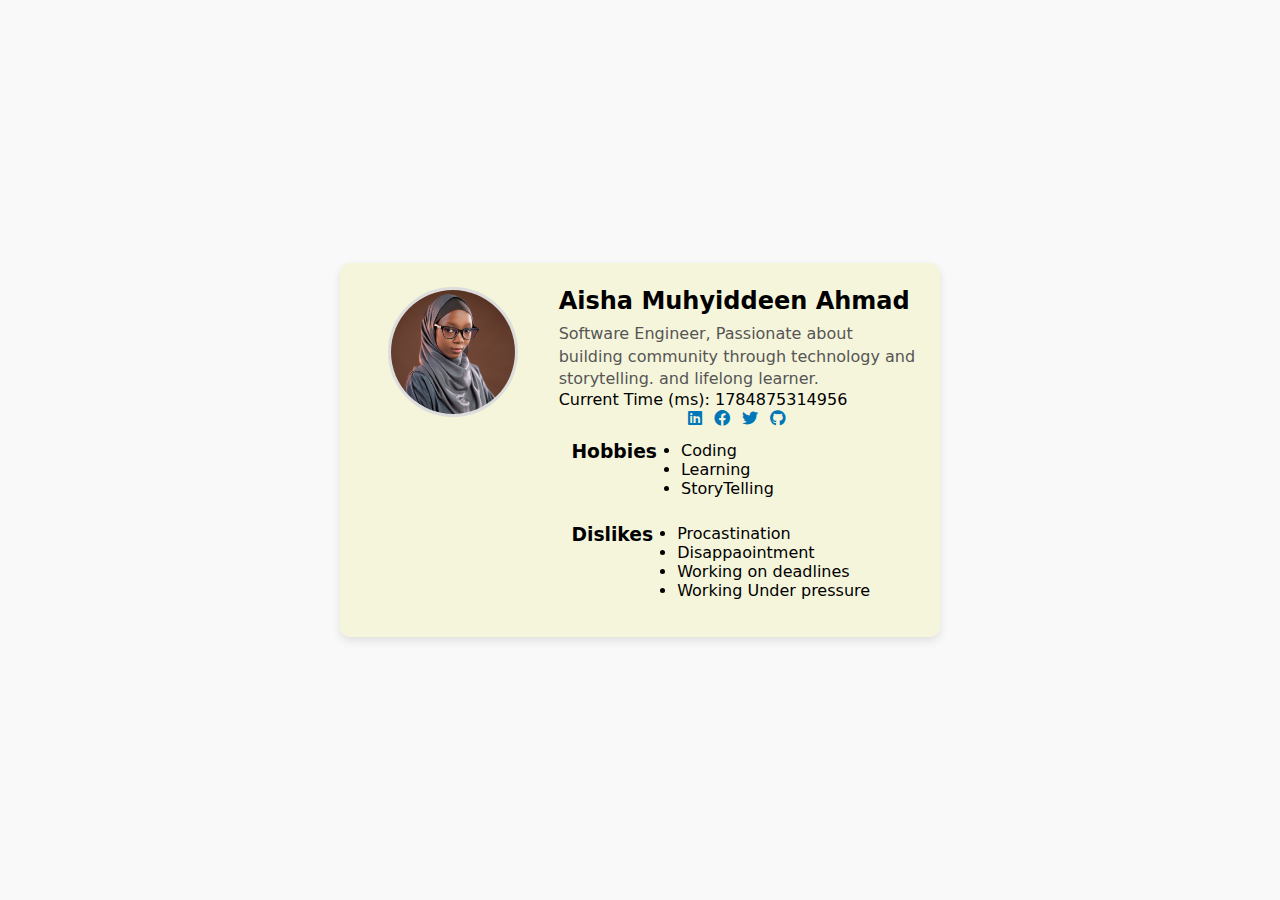
<file: profileCard/index.html>
<!DOCTYPE html>
<html lang="en">
<head>
   <meta charset="UTF-8">
   <meta name="viewport" content="width=device-width, initial-scale=1.0">
   <link rel="stylesheet" href="style.css">
   <link rel="stylesheet" href="https://cdnjs.cloudflare.com/ajax/libs/font-awesome/6.0.0/css/all.min.css">
   <title>Profile Card</title>
</head>
<body>
 <article data-testid="test-profile-card" class="profile-card">
    <figure>
      <img src="Copy of IMG_2303.jpg" alt="profile-image" class="my-img" data-testid="test-user-avatar" target="_blank" rel="noopener noreferrer">
   </figure>
  <div class="profile-content">
    <header>
      <h2 data-testid="test-user-name">Aisha Muhyiddeen Ahmad</h2>
   </header>
  
   <p data-testid="test-user-bio" class="my-bio">Software Engineer, Passionate about building community through technology and storytelling. 
   and lifelong learner.</p>
   <p>Current Time (ms): <span data-testid="test-user-time"></span></p>

   <ul data-testid="test-user-social-links" class="social-links">
      <li><a href="" target="_blank" rel="noopener noreferrer" data-testid="test-user-social-linkedin"><i class="fa-brands fa-linkedin"></i></a></li>
      <li><a href="" target="_blank" rel="noopener noreferrer" data-testid="test-user-social-facebook"><i class="fa-brands fa-facebook"></i></a></li>
      <li><a href="" target="_blank" rel="noopener noreferrer" data-testid="test-user-social-twitter"><i class="fa-brands fa-twitter"></i></a></li>
      <li><a href="" target="_blank" rel="noopener noreferrer" data-testid="test-user-social-github"><i class="fa-brands fa-github"></i></a></li>
   </ul>

   <section class="hobbies-section">
      <h3>Hobbies</h3>
      <ul data-testid="test-user-hobbies" class="hobbies">
         <li>Coding</li>
         <li>Learning</li>
         <li>StoryTelling</li>
      </ul>
   </section>

   <section class="dislike-sec">
      <h3 class="personal-title">Dislikes</h3>
      <ul data-testid="test-user-dislikes" class="dislikes">
         <li>Procastination</li>
         <li>Disappaointment</li>
         <li>Working on deadlines</li>
         <li>Working Under pressure</li>
      </ul>
   </section>

 </article>
   
  </div>
   <script src="index.js"></script>
</body>
</html>
</file>
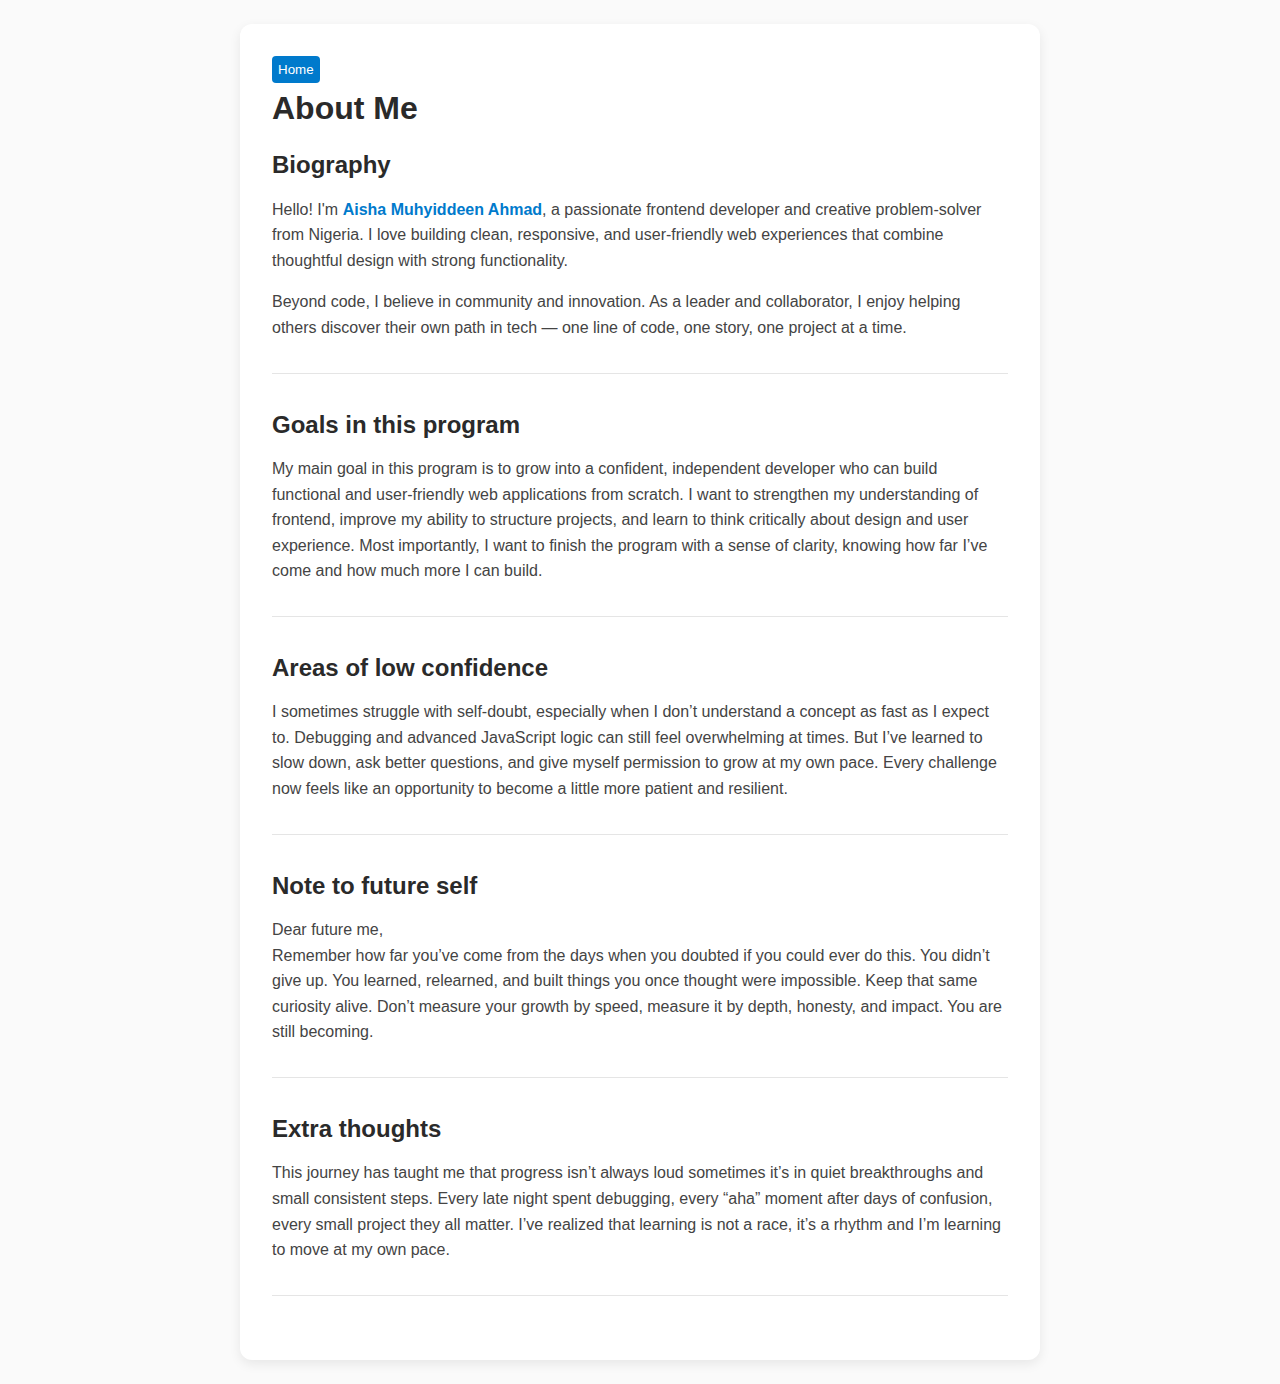
<file: profileCard/about.html>
<!DOCTYPE html>
<html lang="en">
<head>
   <meta charset="UTF-8">
   <meta name="viewport" content="width=device-width, initial-scale=1.0">
   <link rel="stylesheet" href="about.css">
   <title>About Me</title>
</head>
<body>
   <main data-testid="test-about-page">
      <button class="btn-home" data-testid="test-button-home"><a href="index.html">Home</a></button>
      <h1>About Me</h1>
      <section class="bio" data-testid="test-about-bio">
         <h2 >Biography</h2>
         <p>Hello! I'm <strong>Aisha Muhyiddeen Ahmad</strong>, a passionate frontend developer and creative problem-solver from Nigeria.
            I love building clean, responsive, and user-friendly web experiences that combine thoughtful design with strong functionality.</p>
            <p>Beyond code, I believe in community and innovation. As a leader and collaborator, I enjoy helping others discover their own path
            in tech — one line of code, one story, one project at a time.</p>
      </section>
      
      <section data-testid="test-about-goals">
         <h2>Goals in this program</h2>
         <p>My main goal in this program is to grow into a confident, independent developer who can build functional and user-friendly web applications from scratch. I want to strengthen my understanding of frontend, improve my ability to structure projects, and learn to think critically about design and user experience. Most importantly, I want to finish the program with a sense of clarity, knowing how far I’ve come and how much more I can build.</p>
      </section>
      <section data-testid="test-about-confidence">
         <h2>Areas of low confidence</h2>
         <p>I sometimes struggle with self-doubt, especially when I don’t understand a concept as fast as I expect to. Debugging and advanced JavaScript logic can still feel overwhelming at times. But I’ve learned to slow down, ask better questions, and give myself permission to grow at my own pace. Every challenge now feels like an opportunity to become a little more patient and resilient.</p>
      </section>

      <section data-testid="test-about-future-note">
         <h2>Note to future self</h2>
         <p>Dear future me, <br>
         Remember how far you’ve come from the days when you doubted if you could ever do this. You didn’t give up. You learned, relearned, and built things you once thought were impossible. Keep that same curiosity alive. Don’t measure your growth by speed, measure it by depth, honesty, and impact. You are still becoming.</p>
      </section>
      <section data-testid="test-about-extra">
         <h2>Extra thoughts</h2>
         <p>This journey has taught me that progress isn’t always loud sometimes it’s in quiet breakthroughs and small consistent steps. Every late night spent debugging, every “aha” moment after days of confusion, every small project they all matter. I’ve realized that learning is not a race, it’s a rhythm and I’m learning to move at my own pace.</p>
      </section>
 
   </main>
</body>
</html>
</file>
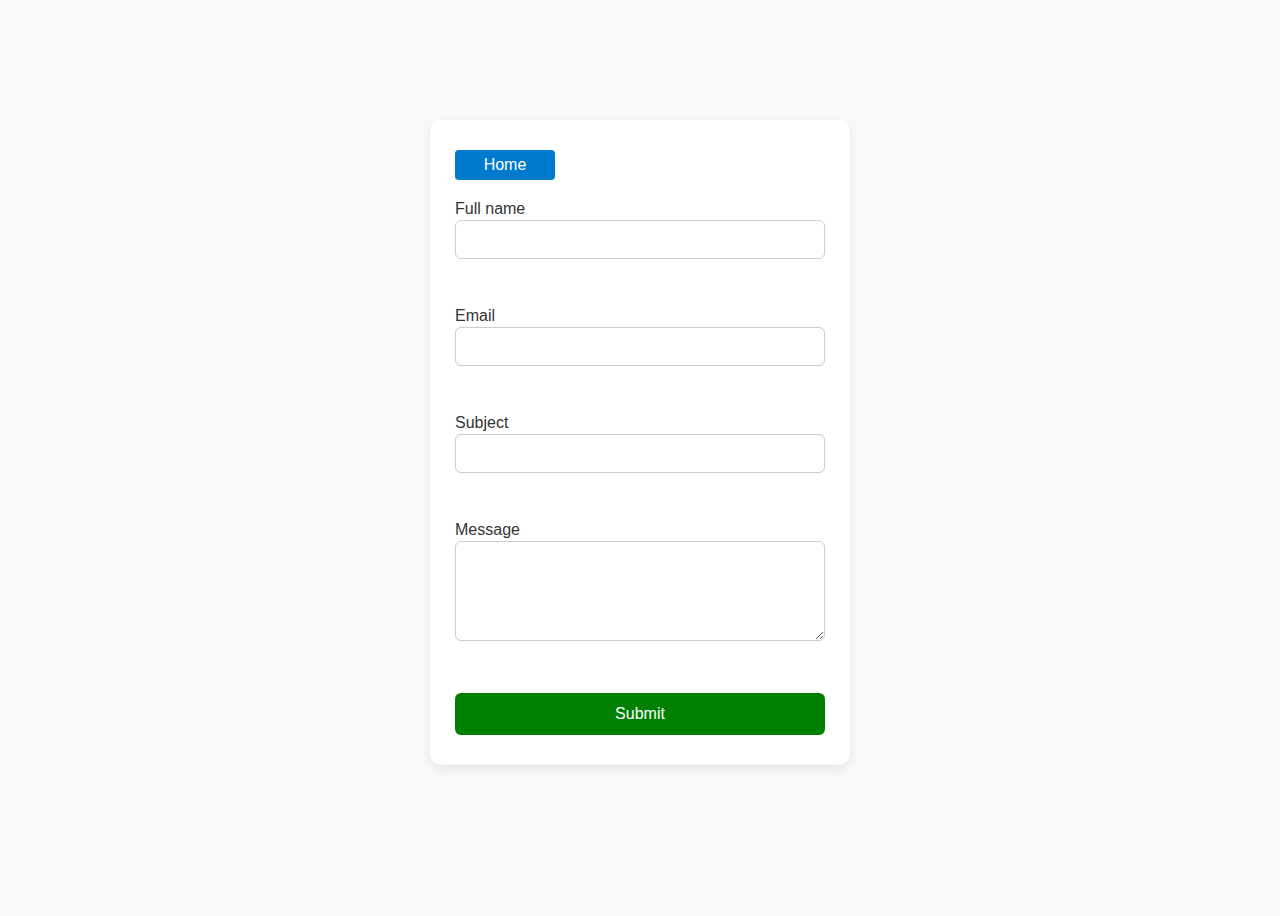
<file: profileCard/contact.html>
<!DOCTYPE html>
<html lang="en">
<head>
   <meta charset="UTF-8">
   <meta name="viewport" content="width=device-width, initial-scale=1.0">
   <link rel="stylesheet" href="contact.css">
   <title>Contact Us</title>
</head>
<body>
      
   <form class="form" id="form">
   <button class="btn-home" data-testid="test-button-home"><a href="index.html">Home</a></button>
      <label for="name">Full name</label>
      <input type="text" id="name" required data-testid="test-contact-name" aria-describedby="test-contact-error-name">
      <span data-testid="test-contact-error-name" id="nameError"></span>
      <br>
      <label for="email">Email</label>
      <input type="email" id="email" required data-testid="test-contact-email" aria-describedby="test-contact-error-email">
      <span data-testid="test-contact-error-email" id="emailError"></span>
      <br>

      <label for="subject">Subject</label>
      <input type="text" id="subject" required data-testid="test-contact-subject" aria-describedby="test-contact-error-subject">
      <span data-testid="test-contact-error-subject" id="subjectError"></span>
      <br>
      <label for="message">Message</label>
      <textarea name="message" id="message" data-testid="test-contact-message" minlength="10" required aria-describedby="test-contact-error-message"></textarea>
      <span data-testid="test-contact-error-message" id="messageError"></span>
      <br>
      <button data-testid="test-contact-submit">Submit</button>
   </form>
   <p data-testid="test-contact-success" id="success-msg"></p>
   <script src="contact.js"></script>
</body>
</html>
</file>
<file: profileCard/style.css>
* {
  margin: 0;
  padding: 0;
  box-sizing: border-box;
}


body {
  font-family: system-ui, sans-serif;
  background-color: #f9f9f9;
  display: flex;
  justify-content: center;
  align-items: center;
  min-height: 100vh;
}


.profile-card {
  display: flex;
  flex-direction: column; 
  background-color: beige;
  padding: 1.5rem;
  border-radius: 10px;
  width: 90%;
  max-width: 600px;
  box-shadow: 0 4px 10px rgba(0, 0, 0, 0.1);
  gap: 1rem;
}


.my-img {
  width: 130px;
  height: 130px;
  border-radius: 50%;
  object-fit: cover;
  display: block;
  margin: 0 auto;
  border: 3px solid #ddd;
}


.profile-content h2 {
  text-align: center;
  margin-bottom: 0.5rem;
}

.my-bio {
  text-align: center;
  color: #555;
  line-height: 1.4;
  word-wrap: break-word; 
}


.social-links {
  display: flex;
  justify-content: center;
  flex-wrap: wrap;
  gap: 0.75rem;
  list-style: none;
}

.social-links a {
  text-decoration: none;
  color: #0077b6;
  font-weight: 500;
  font-size: medium;
  margin-top: 2rem;
}

.social-links a:hover,
.social-links a:focus {
  text-decoration: underline;
}


section {
  padding: 0.8rem;
  border-radius: 8px;
}

section h3 {
  margin-bottom: 0.4rem;
}

ul.hobbies, ul.dislikes {
  list-style: disc;
  margin-left: 1.5rem;
}


@media (min-width: 700px) {
  .profile-card {
    flex-direction: row; 
    align-items: flex-start;
  }

  figure {
    flex: 1;
    display: flex;
    justify-content: center;
  }

  .profile-content {
    flex: 2;
  }

  .profile-content h2,
  .my-bio {
    text-align: left;
  }

  .my-img {
    margin: 0;
  }
  section{
   display: flex;
   flex-direction: row;
  }
}
</file>
<file: profileCard/about.css>
* {
  margin: 0;
  padding: 0;
  box-sizing: border-box;
}


body {
  font-family: "Poppins", Arial, sans-serif;
  line-height: 1.6;
  background-color: #fafafa;
  color: #222;
  padding: 1.5rem;
}


main {
  max-width: 800px;
  margin: 0 auto;
  background: #fff;
  padding: 2rem;
  border-radius: 12px;
  box-shadow: 0 4px 12px rgba(0, 0, 0, 0.08);
}


h1, h2 {
  color: #2a2a2a;
  font-weight: 600;
  margin-bottom: 0.75rem;
}


p {
  margin-bottom: 1rem;
  color: #444;
  font-size: 1rem;
}


section {
  margin-bottom: 2rem;
  padding-bottom: 1rem;
  border-bottom: 1px solid #e5e5e5;
}


strong {
  color: #007acc;
}

.btn-home{
   background: #007acc;
   padding: 6px;
   border: none;
   border-radius: 4px;
}
.btn-home a {
   text-decoration: none;
   color: #fff;
}


@media (max-width: 600px) {
  body {
    padding: 1rem;
  }

  main {
    padding: 1.5rem;
  }

  p {
    font-size: 0.95rem;
  }

  h2 {
    font-size: 1.2rem;
  }
}
</file>
<file: profileCard/contact.css>
* {
  box-sizing: border-box;
  font-family: "Poppins", sans-serif;
}

body {
  background: #f7f9fb;
  display: flex;
  justify-content: center;
  align-items: center;
  min-height: 100vh;
  padding: 2px;
  flex-direction: column;
}

form {
  background: #fff;
  border-radius: 12px;
  box-shadow: 0 4px 12px rgba(0, 0, 0, 0.08);
  padding: 30px 25px;
  width: 100%;
  max-width: 420px;
}

label {
  display: block;
  margin-bottom: 2px;
  font-weight: 500;
  color: #333;
}

input,
textarea {
  width: 100%;
  padding: 10px 12px;
  margin-bottom: 2px;
  border: 1px solid #ccc;
  border-radius: 6px;
  font-size: 15px;
  outline: none;
  
}

input:focus,
textarea:focus {
  border-color: #007bff;
}

textarea {
  resize: vertical;
  min-height: 100px;
}

span {
  display: block;
  font-size: 13px;
  color: #d9534f;
  margin-bottom: 10px;
  min-height: 18px; 
}

button {
  width: 100%;
  padding: 12px;
  border: none;
  border-radius: 6px;
  background-color: green;
  color: #fff;
  font-size: 16px;
  cursor: pointer;
  ;
}

.btn-home{
   width: 100px;
   background: #007acc;
   padding: 6px;
   border: none;
   border-radius: 4px;
   margin-bottom: 20px;
}
.btn-home a {
   text-decoration: none;
   color: #fff;
}

#successMsg {
  text-align: center;
  margin-top: 15px;
  color: #28a745;
  font-weight: 500;
  opacity: 0;
  animation: fadeIn 0.8s ease forwards;
}


@media (max-width: 480px) {
  form {
    padding: 25px 20px;
  }

  button {
    font-size: 15px;
  }
}
</file>
